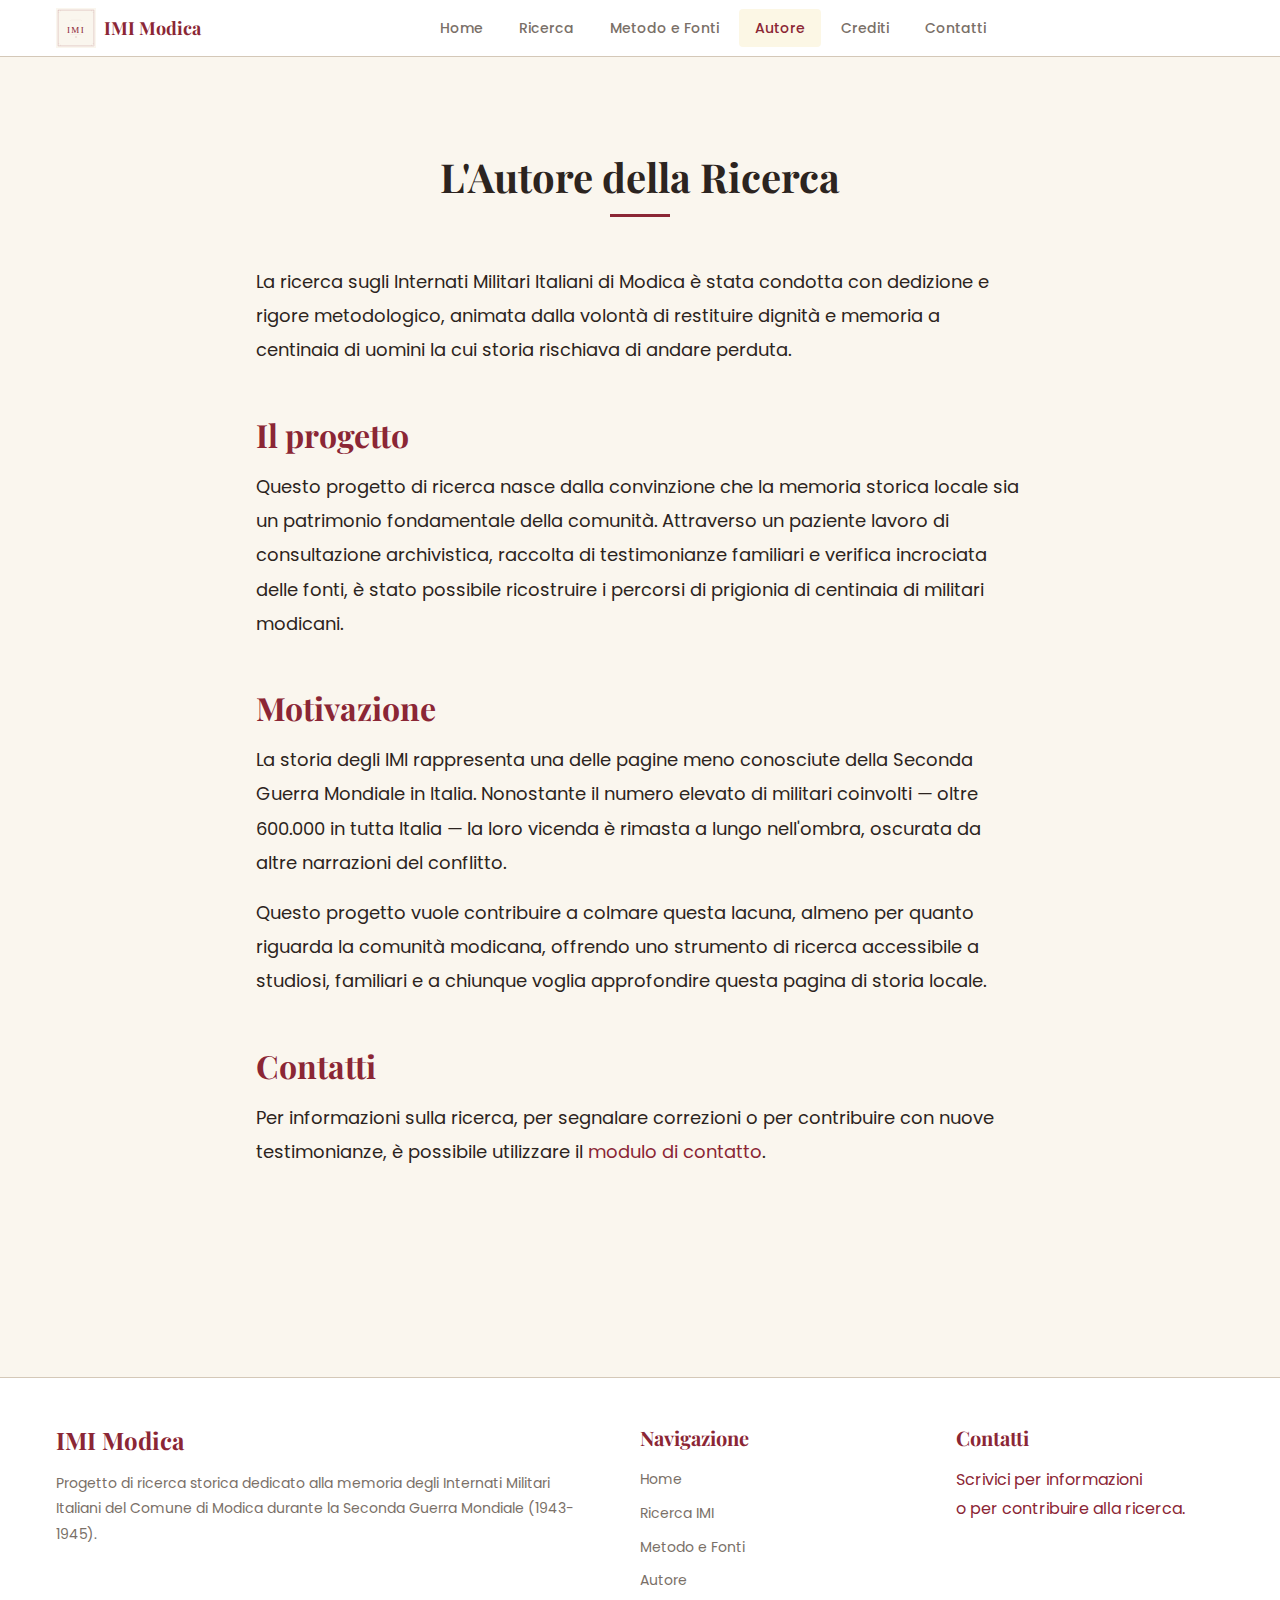
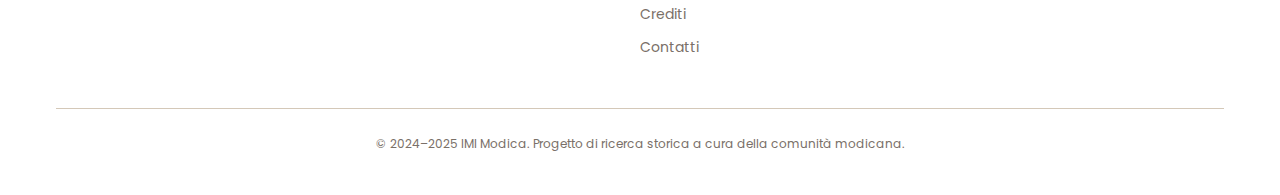
<file: autore.html>
<!DOCTYPE html>
<html lang="it">
<head>
  <meta charset="UTF-8">
  <meta name="viewport" content="width=device-width, initial-scale=1.0">
  <title>Autore — IMI Modica</title>
  <meta name="description" content="Chi ha condotto la ricerca sugli Internati Militari Italiani di Modica.">

  <meta property="og:title" content="Autore — IMI Modica">
  <meta property="og:description" content="Chi ha condotto la ricerca sugli Internati Militari Italiani di Modica.">
  <meta property="og:type" content="article">
  <meta property="og:image" content="https://imimodica.netlify.app/img/og-image.jpg">

  <link rel="icon" href="img/favicon.svg" type="image/svg+xml">

  <link rel="stylesheet" href="css/variables.css">
  <link rel="stylesheet" href="css/reset.css">
  <link rel="stylesheet" href="css/typography.css">
  <link rel="stylesheet" href="css/layout.css">
  <link rel="stylesheet" href="css/components.css">
  <link rel="stylesheet" href="css/pages.css">
</head>
<body>
  <a href="#main-content" class="skip-link">Vai al contenuto principale</a>

  <!-- Header -->
  <header class="site-header" role="banner">
    <div class="header-inner">
      <a href="index.html" class="site-logo" aria-label="IMI Modica - Home">
        <img src="img/logo.svg" alt="" width="40" height="40">
        <span>IMI Modica</span>
      </a>
      <button class="nav-toggle" aria-label="Apri menu" aria-expanded="false" aria-controls="main-nav">
        <span></span><span></span><span></span>
      </button>
      <nav class="main-nav" id="main-nav" role="navigation" aria-label="Navigazione principale">
        <ul>
          <li><a href="index.html">Home</a></li>
          <li><a href="ricerca.html">Ricerca</a></li>
          <li><a href="metodo-e-fonti.html">Metodo e Fonti</a></li>
          <li><a href="autore.html">Autore</a></li>
          <li><a href="crediti.html">Crediti</a></li>
          <li><a href="contatti.html">Contatti</a></li>
        </ul>
      </nav>
      <div class="nav-overlay" aria-hidden="true"></div>
    </div>
  </header>

  <main id="main-content" class="page-main">
    <article class="article-page">
      <h1>L'Autore della Ricerca</h1>

      <p>
        <!-- Questa sezione va personalizzata con le informazioni dell'autore/autrice della ricerca -->
        La ricerca sugli Internati Militari Italiani di Modica è stata condotta con dedizione e rigore
        metodologico, animata dalla volontà di restituire dignità e memoria a centinaia di uomini
        la cui storia rischiava di andare perduta.
      </p>

      <h2>Il progetto</h2>
      <p>
        Questo progetto di ricerca nasce dalla convinzione che la memoria storica locale sia un
        patrimonio fondamentale della comunità. Attraverso un paziente lavoro di consultazione archivistica,
        raccolta di testimonianze familiari e verifica incrociata delle fonti, è stato possibile
        ricostruire i percorsi di prigionia di centinaia di militari modicani.
      </p>

      <h2>Motivazione</h2>
      <p>
        La storia degli IMI rappresenta una delle pagine meno conosciute della Seconda Guerra Mondiale
        in Italia. Nonostante il numero elevato di militari coinvolti — oltre 600.000 in tutta Italia —
        la loro vicenda è rimasta a lungo nell'ombra, oscurata da altre narrazioni del conflitto.
      </p>
      <p>
        Questo progetto vuole contribuire a colmare questa lacuna, almeno per quanto riguarda la
        comunità modicana, offrendo uno strumento di ricerca accessibile a studiosi, familiari e
        a chiunque voglia approfondire questa pagina di storia locale.
      </p>

      <h2>Contatti</h2>
      <p>
        Per informazioni sulla ricerca, per segnalare correzioni o per contribuire con nuove
        testimonianze, è possibile utilizzare il <a href="contatti.html">modulo di contatto</a>.
      </p>
    </article>
  </main>

  <!-- Footer -->
  <footer class="site-footer" role="contentinfo">
    <div class="footer-inner">
      <div class="footer-content">
        <div class="footer-about">
          <h3>IMI Modica</h3>
          <p>
            Progetto di ricerca storica dedicato alla memoria degli Internati Militari Italiani
            del Comune di Modica durante la Seconda Guerra Mondiale (1943-1945).
          </p>
        </div>
        <div class="footer-links">
          <h4>Navigazione</h4>
          <ul>
            <li><a href="index.html">Home</a></li>
            <li><a href="ricerca.html">Ricerca IMI</a></li>
            <li><a href="metodo-e-fonti.html">Metodo e Fonti</a></li>
            <li><a href="autore.html">Autore</a></li>
            <li><a href="crediti.html">Crediti</a></li>
            <li><a href="contatti.html">Contatti</a></li>
          </ul>
        </div>
        <div class="footer-contact">
          <h4>Contatti</h4>
          <p><a href="contatti.html">Scrivici per informazioni<br>o per contribuire alla ricerca.</a></p>
        </div>
      </div>
      <div class="footer-bottom">
        <p>&copy; 2024–2025 IMI Modica. Progetto di ricerca storica a cura della comunità modicana.</p>
      </div>
    </div>
  </footer>

  <script src="js/navigation.js"></script>
</body>
</html>
</file>
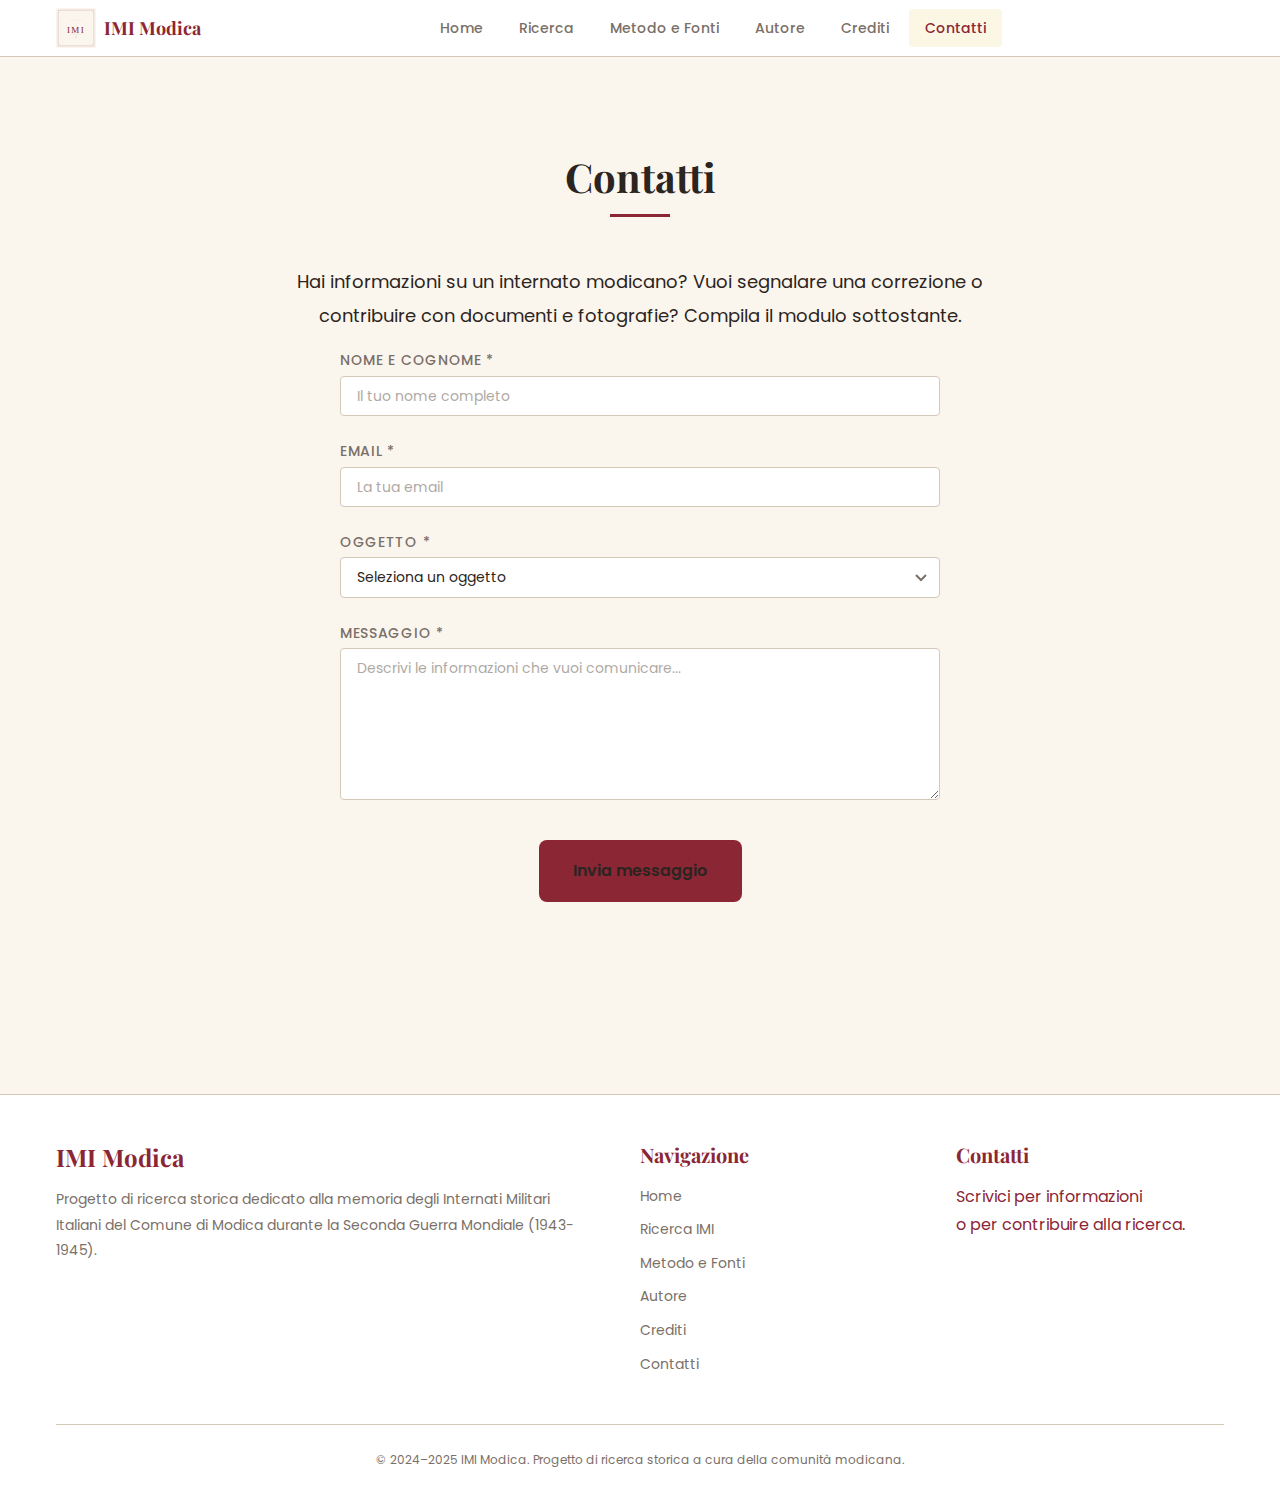
<file: contatti.html>
<!DOCTYPE html>
<html lang="it">
<head>
  <meta charset="UTF-8">
  <meta name="viewport" content="width=device-width, initial-scale=1.0">
  <title>Contatti — IMI Modica</title>
  <meta name="description" content="Contattaci per contribuire alla ricerca sugli IMI di Modica o per segnalare informazioni.">

  <meta property="og:title" content="Contatti — IMI Modica">
  <meta property="og:description" content="Contattaci per contribuire alla ricerca sugli IMI di Modica.">
  <meta property="og:type" content="website">
  <meta property="og:image" content="https://imimodica.netlify.app/img/og-image.jpg">

  <link rel="icon" href="img/favicon.svg" type="image/svg+xml">

  <link rel="stylesheet" href="css/variables.css">
  <link rel="stylesheet" href="css/reset.css">
  <link rel="stylesheet" href="css/typography.css">
  <link rel="stylesheet" href="css/layout.css">
  <link rel="stylesheet" href="css/components.css">
  <link rel="stylesheet" href="css/forms.css">
  <link rel="stylesheet" href="css/pages.css">
</head>
<body>
  <a href="#main-content" class="skip-link">Vai al contenuto principale</a>

  <!-- Header -->
  <header class="site-header" role="banner">
    <div class="header-inner">
      <a href="index.html" class="site-logo" aria-label="IMI Modica - Home">
        <img src="img/logo.svg" alt="" width="40" height="40">
        <span>IMI Modica</span>
      </a>
      <button class="nav-toggle" aria-label="Apri menu" aria-expanded="false" aria-controls="main-nav">
        <span></span><span></span><span></span>
      </button>
      <nav class="main-nav" id="main-nav" role="navigation" aria-label="Navigazione principale">
        <ul>
          <li><a href="index.html">Home</a></li>
          <li><a href="ricerca.html">Ricerca</a></li>
          <li><a href="metodo-e-fonti.html">Metodo e Fonti</a></li>
          <li><a href="autore.html">Autore</a></li>
          <li><a href="crediti.html">Crediti</a></li>
          <li><a href="contatti.html">Contatti</a></li>
        </ul>
      </nav>
      <div class="nav-overlay" aria-hidden="true"></div>
    </div>
  </header>

  <main id="main-content" class="page-main">
    <article class="article-page">
      <h1>Contatti</h1>

      <p class="text-center">
        Hai informazioni su un internato modicano? Vuoi segnalare una correzione o contribuire
        con documenti e fotografie? Compila il modulo sottostante.
      </p>

      <!-- Messaggio successo -->
      <div id="form-success" class="form-success">
        Messaggio inviato con successo! Ti risponderemo il prima possibile.
      </div>

      <!-- Messaggio errore -->
      <div id="form-error" class="form-error">
        Si è verificato un errore nell'invio. Riprova più tardi.
      </div>

      <!-- Form contatti -->
      <form id="contact-form" class="contact-form" action="https://formspree.io/f/xojnnyvn" method="POST">
        <div class="form-group">
          <label for="contact-name" class="form-label">Nome e Cognome *</label>
          <input type="text" id="contact-name" name="name" class="form-control" required
                 placeholder="Il tuo nome completo" autocomplete="name">
        </div>

        <div class="form-group">
          <label for="contact-email" class="form-label">Email *</label>
          <input type="email" id="contact-email" name="email" class="form-control" required
                 placeholder="La tua email" autocomplete="email">
        </div>

        <div class="form-group">
          <label for="contact-subject" class="form-label">Oggetto *</label>
          <select id="contact-subject" name="subject" class="form-control" required>
            <option value="">Seleziona un oggetto</option>
            <option value="Segnalazione informazioni">Segnalazione informazioni su un internato</option>
            <option value="Correzione dati">Correzione di dati esistenti</option>
            <option value="Invio documenti">Invio documenti o fotografie</option>
            <option value="Informazioni progetto">Informazioni sul progetto</option>
            <option value="Altro">Altro</option>
          </select>
        </div>

        <div class="form-group">
          <label for="contact-message" class="form-label">Messaggio *</label>
          <textarea id="contact-message" name="message" class="form-control" required
                    placeholder="Descrivi le informazioni che vuoi comunicare..." rows="6"></textarea>
        </div>

        <!-- Honeypot anti-spam -->
        <input type="text" name="_gotcha" style="display: none" tabindex="-1" autocomplete="off">

        <div class="form-submit">
          <button type="submit" class="btn btn-primary btn-lg" id="btn-submit">Invia messaggio</button>
        </div>
      </form>
    </article>
  </main>

  <!-- Footer -->
  <footer class="site-footer" role="contentinfo">
    <div class="footer-inner">
      <div class="footer-content">
        <div class="footer-about">
          <h3>IMI Modica</h3>
          <p>
            Progetto di ricerca storica dedicato alla memoria degli Internati Militari Italiani
            del Comune di Modica durante la Seconda Guerra Mondiale (1943-1945).
          </p>
        </div>
        <div class="footer-links">
          <h4>Navigazione</h4>
          <ul>
            <li><a href="index.html">Home</a></li>
            <li><a href="ricerca.html">Ricerca IMI</a></li>
            <li><a href="metodo-e-fonti.html">Metodo e Fonti</a></li>
            <li><a href="autore.html">Autore</a></li>
            <li><a href="crediti.html">Crediti</a></li>
            <li><a href="contatti.html">Contatti</a></li>
          </ul>
        </div>
        <div class="footer-contact">
          <h4>Contatti</h4>
          <p><a href="contatti.html">Scrivici per informazioni<br>o per contribuire alla ricerca.</a></p>
        </div>
      </div>
      <div class="footer-bottom">
        <p>&copy; 2024–2025 IMI Modica. Progetto di ricerca storica a cura della comunità modicana.</p>
      </div>
    </div>
  </footer>

  <script src="js/navigation.js"></script>
  <script>
    // Form handler con Formspree
    document.addEventListener('DOMContentLoaded', () => {
      const form = document.getElementById('contact-form');
      const successEl = document.getElementById('form-success');
      const errorEl = document.getElementById('form-error');
      const submitBtn = document.getElementById('btn-submit');

      if (!form) return;

      form.addEventListener('submit', async (e) => {
        e.preventDefault();

        submitBtn.disabled = true;
        submitBtn.textContent = 'Invio in corso...';
        successEl.style.display = 'none';
        errorEl.style.display = 'none';

        try {
          const response = await fetch(form.action, {
            method: 'POST',
            body: new FormData(form),
            headers: { 'Accept': 'application/json' }
          });

          if (response.ok) {
            successEl.style.display = 'block';
            form.reset();
          } else {
            errorEl.style.display = 'block';
          }
        } catch (err) {
          errorEl.style.display = 'block';
        } finally {
          submitBtn.disabled = false;
          submitBtn.textContent = 'Invia messaggio';
        }
      });
    });
  </script>
</body>
</html>
</file>
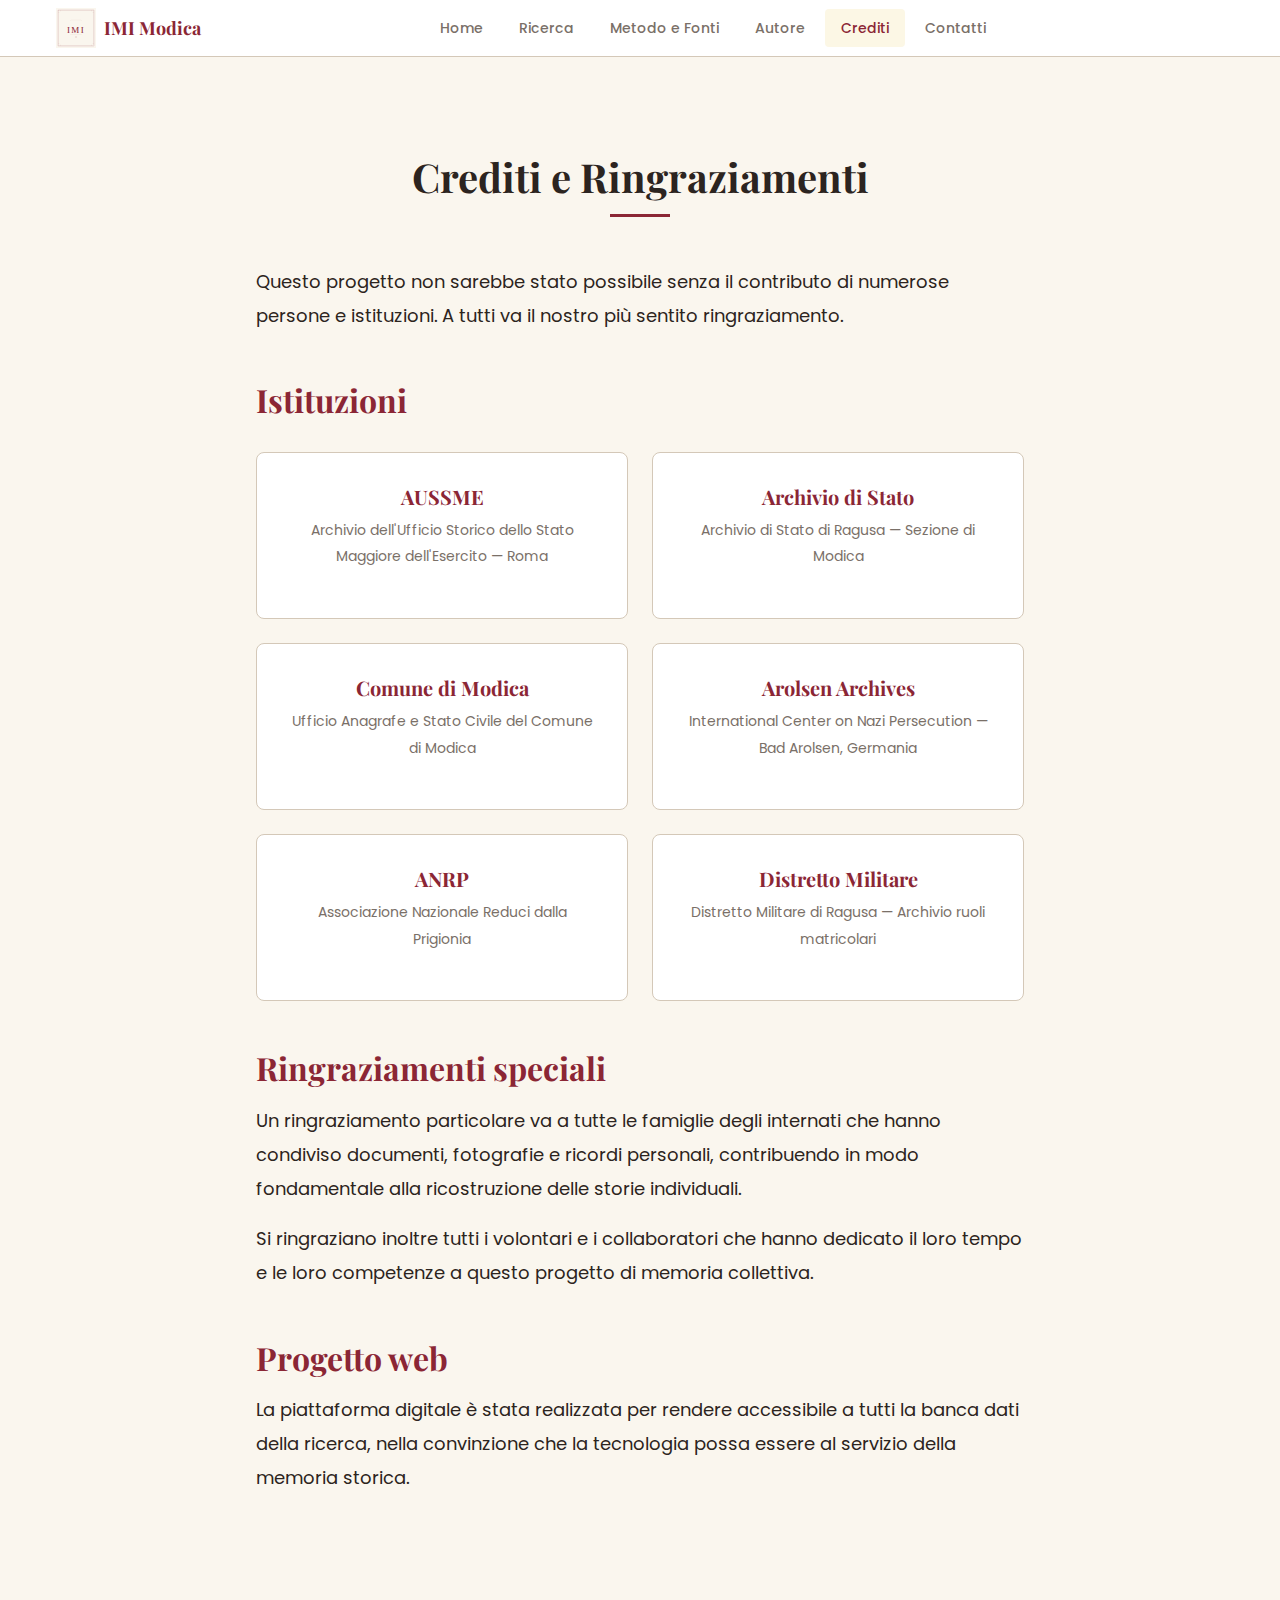
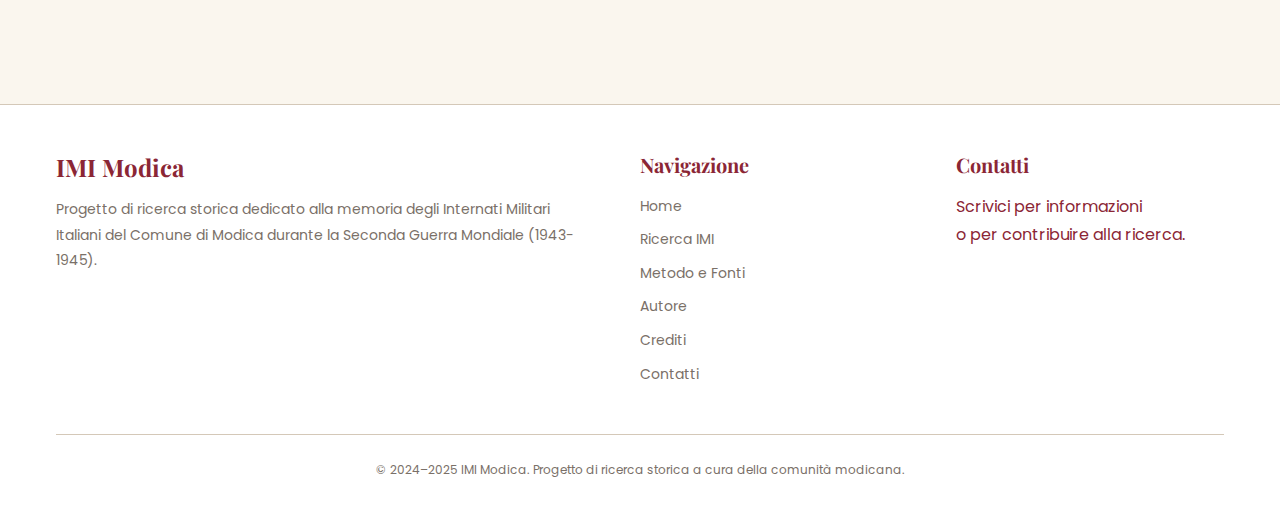
<file: crediti.html>
<!DOCTYPE html>
<html lang="it">
<head>
  <meta charset="UTF-8">
  <meta name="viewport" content="width=device-width, initial-scale=1.0">
  <title>Crediti — IMI Modica</title>
  <meta name="description" content="Collaboratori e istituzioni che hanno contribuito alla ricerca sugli IMI di Modica.">

  <meta property="og:title" content="Crediti — IMI Modica">
  <meta property="og:description" content="Collaboratori e istituzioni che hanno contribuito alla ricerca.">
  <meta property="og:type" content="article">
  <meta property="og:image" content="https://imimodica.netlify.app/img/og-image.jpg">

  <link rel="icon" href="img/favicon.svg" type="image/svg+xml">

  <link rel="stylesheet" href="css/variables.css">
  <link rel="stylesheet" href="css/reset.css">
  <link rel="stylesheet" href="css/typography.css">
  <link rel="stylesheet" href="css/layout.css">
  <link rel="stylesheet" href="css/components.css">
  <link rel="stylesheet" href="css/pages.css">
</head>
<body>
  <a href="#main-content" class="skip-link">Vai al contenuto principale</a>

  <!-- Header -->
  <header class="site-header" role="banner">
    <div class="header-inner">
      <a href="index.html" class="site-logo" aria-label="IMI Modica - Home">
        <img src="img/logo.svg" alt="" width="40" height="40">
        <span>IMI Modica</span>
      </a>
      <button class="nav-toggle" aria-label="Apri menu" aria-expanded="false" aria-controls="main-nav">
        <span></span><span></span><span></span>
      </button>
      <nav class="main-nav" id="main-nav" role="navigation" aria-label="Navigazione principale">
        <ul>
          <li><a href="index.html">Home</a></li>
          <li><a href="ricerca.html">Ricerca</a></li>
          <li><a href="metodo-e-fonti.html">Metodo e Fonti</a></li>
          <li><a href="autore.html">Autore</a></li>
          <li><a href="crediti.html">Crediti</a></li>
          <li><a href="contatti.html">Contatti</a></li>
        </ul>
      </nav>
      <div class="nav-overlay" aria-hidden="true"></div>
    </div>
  </header>

  <main id="main-content" class="page-main">
    <article class="article-page">
      <h1>Crediti e Ringraziamenti</h1>

      <p>
        Questo progetto non sarebbe stato possibile senza il contributo di numerose persone e
        istituzioni. A tutti va il nostro più sentito ringraziamento.
      </p>

      <h2>Istituzioni</h2>
      <div class="credits-grid">
        <div class="card credit-card">
          <h4>AUSSME</h4>
          <p>Archivio dell'Ufficio Storico dello Stato Maggiore dell'Esercito — Roma</p>
        </div>
        <div class="card credit-card">
          <h4>Archivio di Stato</h4>
          <p>Archivio di Stato di Ragusa — Sezione di Modica</p>
        </div>
        <div class="card credit-card">
          <h4>Comune di Modica</h4>
          <p>Ufficio Anagrafe e Stato Civile del Comune di Modica</p>
        </div>
        <div class="card credit-card">
          <h4>Arolsen Archives</h4>
          <p>International Center on Nazi Persecution — Bad Arolsen, Germania</p>
        </div>
        <div class="card credit-card">
          <h4>ANRP</h4>
          <p>Associazione Nazionale Reduci dalla Prigionia</p>
        </div>
        <div class="card credit-card">
          <h4>Distretto Militare</h4>
          <p>Distretto Militare di Ragusa — Archivio ruoli matricolari</p>
        </div>
      </div>

      <h2>Ringraziamenti speciali</h2>
      <p>
        Un ringraziamento particolare va a tutte le famiglie degli internati che hanno condiviso
        documenti, fotografie e ricordi personali, contribuendo in modo fondamentale alla
        ricostruzione delle storie individuali.
      </p>
      <p>
        Si ringraziano inoltre tutti i volontari e i collaboratori che hanno dedicato il loro
        tempo e le loro competenze a questo progetto di memoria collettiva.
      </p>
      <!-- Aggiungere qui nomi specifici di collaboratori -->

      <h2>Progetto web</h2>
      <p>
        La piattaforma digitale è stata realizzata per rendere accessibile a tutti la banca dati
        della ricerca, nella convinzione che la tecnologia possa essere al servizio della memoria storica.
      </p>
    </article>
  </main>

  <!-- Footer -->
  <footer class="site-footer" role="contentinfo">
    <div class="footer-inner">
      <div class="footer-content">
        <div class="footer-about">
          <h3>IMI Modica</h3>
          <p>
            Progetto di ricerca storica dedicato alla memoria degli Internati Militari Italiani
            del Comune di Modica durante la Seconda Guerra Mondiale (1943-1945).
          </p>
        </div>
        <div class="footer-links">
          <h4>Navigazione</h4>
          <ul>
            <li><a href="index.html">Home</a></li>
            <li><a href="ricerca.html">Ricerca IMI</a></li>
            <li><a href="metodo-e-fonti.html">Metodo e Fonti</a></li>
            <li><a href="autore.html">Autore</a></li>
            <li><a href="crediti.html">Crediti</a></li>
            <li><a href="contatti.html">Contatti</a></li>
          </ul>
        </div>
        <div class="footer-contact">
          <h4>Contatti</h4>
          <p><a href="contatti.html">Scrivici per informazioni<br>o per contribuire alla ricerca.</a></p>
        </div>
      </div>
      <div class="footer-bottom">
        <p>&copy; 2024–2025 IMI Modica. Progetto di ricerca storica a cura della comunità modicana.</p>
      </div>
    </div>
  </footer>

  <script src="js/navigation.js"></script>
</body>
</html>
</file>
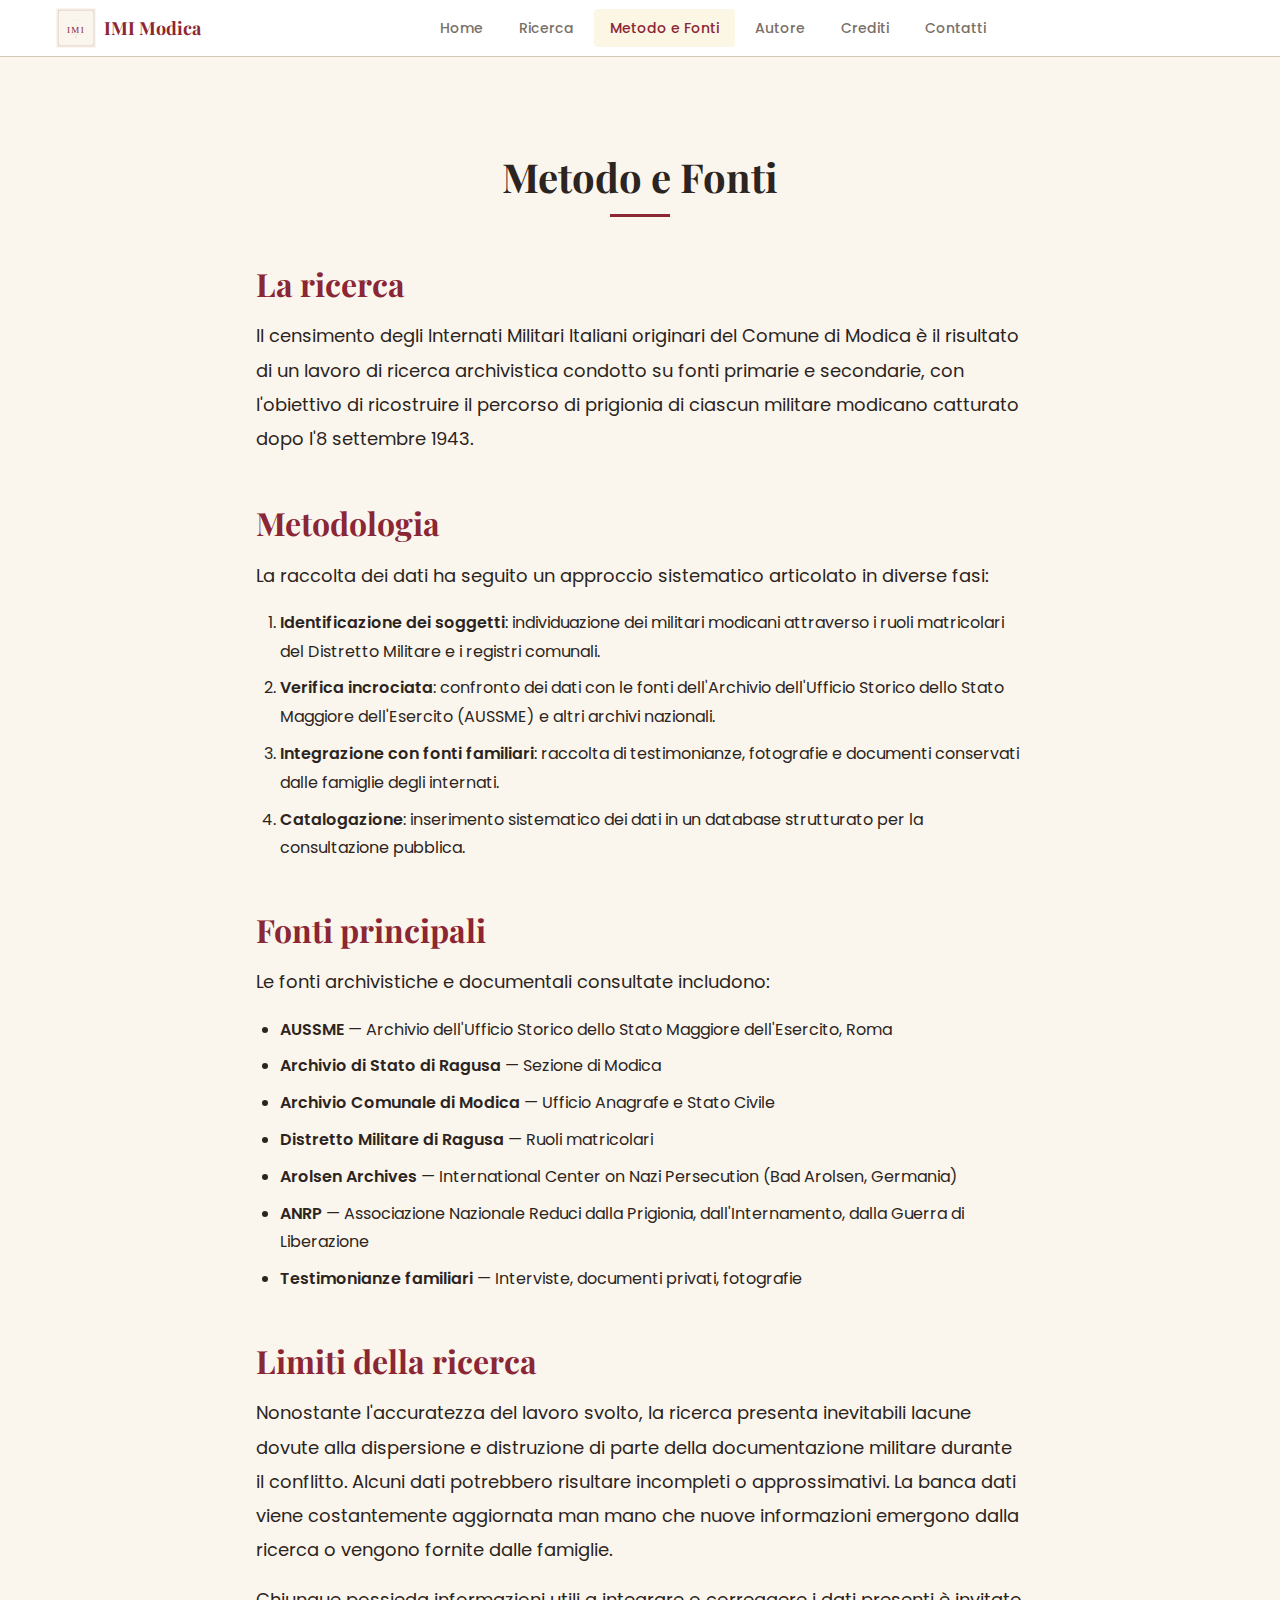
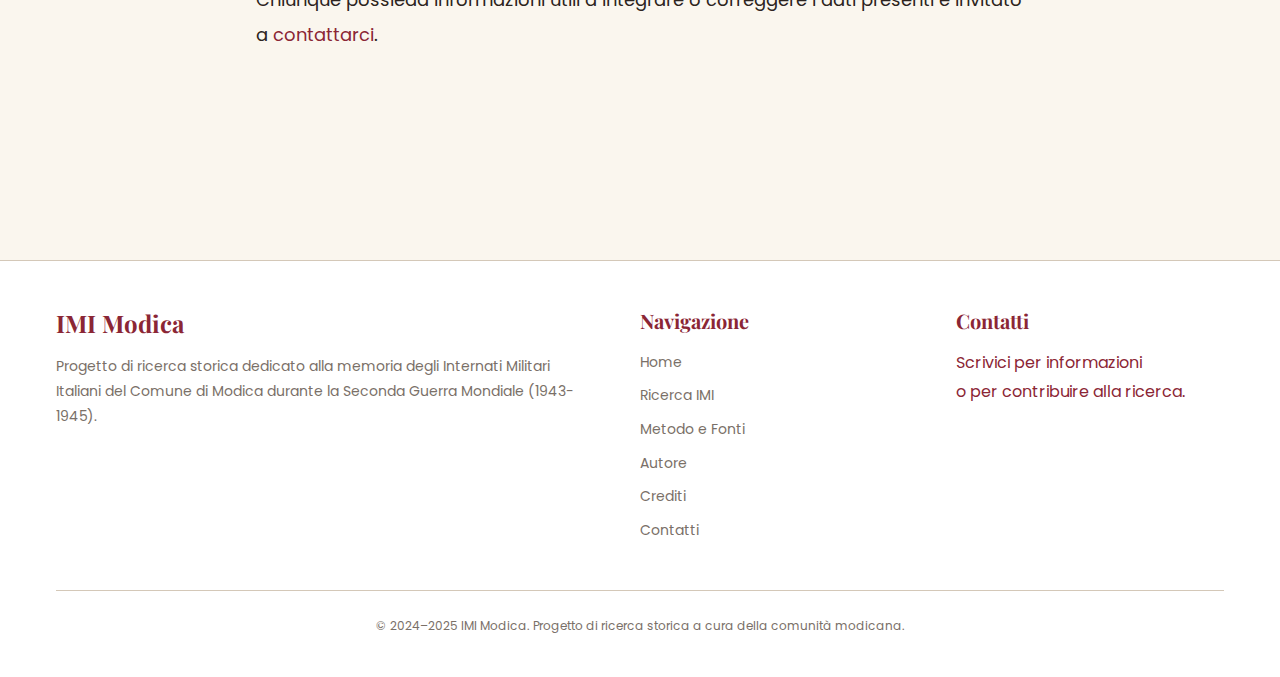
<file: metodo-e-fonti.html>
<!DOCTYPE html>
<html lang="it">
<head>
  <meta charset="UTF-8">
  <meta name="viewport" content="width=device-width, initial-scale=1.0">
  <title>Metodo e Fonti — IMI Modica</title>
  <meta name="description" content="Metodologia di ricerca e fonti archivistiche utilizzate per il censimento degli Internati Militari Italiani di Modica.">

  <meta property="og:title" content="Metodo e Fonti — IMI Modica">
  <meta property="og:description" content="Metodologia di ricerca e fonti archivistiche utilizzate.">
  <meta property="og:type" content="article">
  <meta property="og:image" content="https://imimodica.netlify.app/img/og-image.jpg">

  <link rel="icon" href="img/favicon.svg" type="image/svg+xml">

  <link rel="stylesheet" href="css/variables.css">
  <link rel="stylesheet" href="css/reset.css">
  <link rel="stylesheet" href="css/typography.css">
  <link rel="stylesheet" href="css/layout.css">
  <link rel="stylesheet" href="css/components.css">
  <link rel="stylesheet" href="css/pages.css">
</head>
<body>
  <a href="#main-content" class="skip-link">Vai al contenuto principale</a>

  <!-- Header -->
  <header class="site-header" role="banner">
    <div class="header-inner">
      <a href="index.html" class="site-logo" aria-label="IMI Modica - Home">
        <img src="img/logo.svg" alt="" width="40" height="40">
        <span>IMI Modica</span>
      </a>
      <button class="nav-toggle" aria-label="Apri menu" aria-expanded="false" aria-controls="main-nav">
        <span></span><span></span><span></span>
      </button>
      <nav class="main-nav" id="main-nav" role="navigation" aria-label="Navigazione principale">
        <ul>
          <li><a href="index.html">Home</a></li>
          <li><a href="ricerca.html">Ricerca</a></li>
          <li><a href="metodo-e-fonti.html">Metodo e Fonti</a></li>
          <li><a href="autore.html">Autore</a></li>
          <li><a href="crediti.html">Crediti</a></li>
          <li><a href="contatti.html">Contatti</a></li>
        </ul>
      </nav>
      <div class="nav-overlay" aria-hidden="true"></div>
    </div>
  </header>

  <main id="main-content" class="page-main">
    <article class="article-page">
      <h1>Metodo e Fonti</h1>

      <h2>La ricerca</h2>
      <p>
        Il censimento degli Internati Militari Italiani originari del Comune di Modica è il risultato
        di un lavoro di ricerca archivistica condotto su fonti primarie e secondarie, con l'obiettivo
        di ricostruire il percorso di prigionia di ciascun militare modicano catturato dopo l'8 settembre 1943.
      </p>

      <h2>Metodologia</h2>
      <p>
        La raccolta dei dati ha seguito un approccio sistematico articolato in diverse fasi:
      </p>
      <ol>
        <li><strong>Identificazione dei soggetti</strong>: individuazione dei militari modicani attraverso i ruoli matricolari del Distretto Militare e i registri comunali.</li>
        <li><strong>Verifica incrociata</strong>: confronto dei dati con le fonti dell'Archivio dell'Ufficio Storico dello Stato Maggiore dell'Esercito (AUSSME) e altri archivi nazionali.</li>
        <li><strong>Integrazione con fonti familiari</strong>: raccolta di testimonianze, fotografie e documenti conservati dalle famiglie degli internati.</li>
        <li><strong>Catalogazione</strong>: inserimento sistematico dei dati in un database strutturato per la consultazione pubblica.</li>
      </ol>

      <h2>Fonti principali</h2>
      <p>Le fonti archivistiche e documentali consultate includono:</p>
      <ul>
        <li><strong>AUSSME</strong> — Archivio dell'Ufficio Storico dello Stato Maggiore dell'Esercito, Roma</li>
        <li><strong>Archivio di Stato di Ragusa</strong> — Sezione di Modica</li>
        <li><strong>Archivio Comunale di Modica</strong> — Ufficio Anagrafe e Stato Civile</li>
        <li><strong>Distretto Militare di Ragusa</strong> — Ruoli matricolari</li>
        <li><strong>Arolsen Archives</strong> — International Center on Nazi Persecution (Bad Arolsen, Germania)</li>
        <li><strong>ANRP</strong> — Associazione Nazionale Reduci dalla Prigionia, dall'Internamento, dalla Guerra di Liberazione</li>
        <li><strong>Testimonianze familiari</strong> — Interviste, documenti privati, fotografie</li>
      </ul>

      <h2>Limiti della ricerca</h2>
      <p>
        Nonostante l'accuratezza del lavoro svolto, la ricerca presenta inevitabili lacune dovute alla
        dispersione e distruzione di parte della documentazione militare durante il conflitto. Alcuni
        dati potrebbero risultare incompleti o approssimativi. La banca dati viene costantemente aggiornata
        man mano che nuove informazioni emergono dalla ricerca o vengono fornite dalle famiglie.
      </p>
      <p>
        Chiunque possieda informazioni utili a integrare o correggere i dati presenti è invitato a
        <a href="contatti.html">contattarci</a>.
      </p>
    </article>
  </main>

  <!-- Footer -->
  <footer class="site-footer" role="contentinfo">
    <div class="footer-inner">
      <div class="footer-content">
        <div class="footer-about">
          <h3>IMI Modica</h3>
          <p>
            Progetto di ricerca storica dedicato alla memoria degli Internati Militari Italiani
            del Comune di Modica durante la Seconda Guerra Mondiale (1943-1945).
          </p>
        </div>
        <div class="footer-links">
          <h4>Navigazione</h4>
          <ul>
            <li><a href="index.html">Home</a></li>
            <li><a href="ricerca.html">Ricerca IMI</a></li>
            <li><a href="metodo-e-fonti.html">Metodo e Fonti</a></li>
            <li><a href="autore.html">Autore</a></li>
            <li><a href="crediti.html">Crediti</a></li>
            <li><a href="contatti.html">Contatti</a></li>
          </ul>
        </div>
        <div class="footer-contact">
          <h4>Contatti</h4>
          <p><a href="contatti.html">Scrivici per informazioni<br>o per contribuire alla ricerca.</a></p>
        </div>
      </div>
      <div class="footer-bottom">
        <p>&copy; 2024–2025 IMI Modica. Progetto di ricerca storica a cura della comunità modicana.</p>
      </div>
    </div>
  </footer>

  <script src="js/navigation.js"></script>
</body>
</html>
</file>
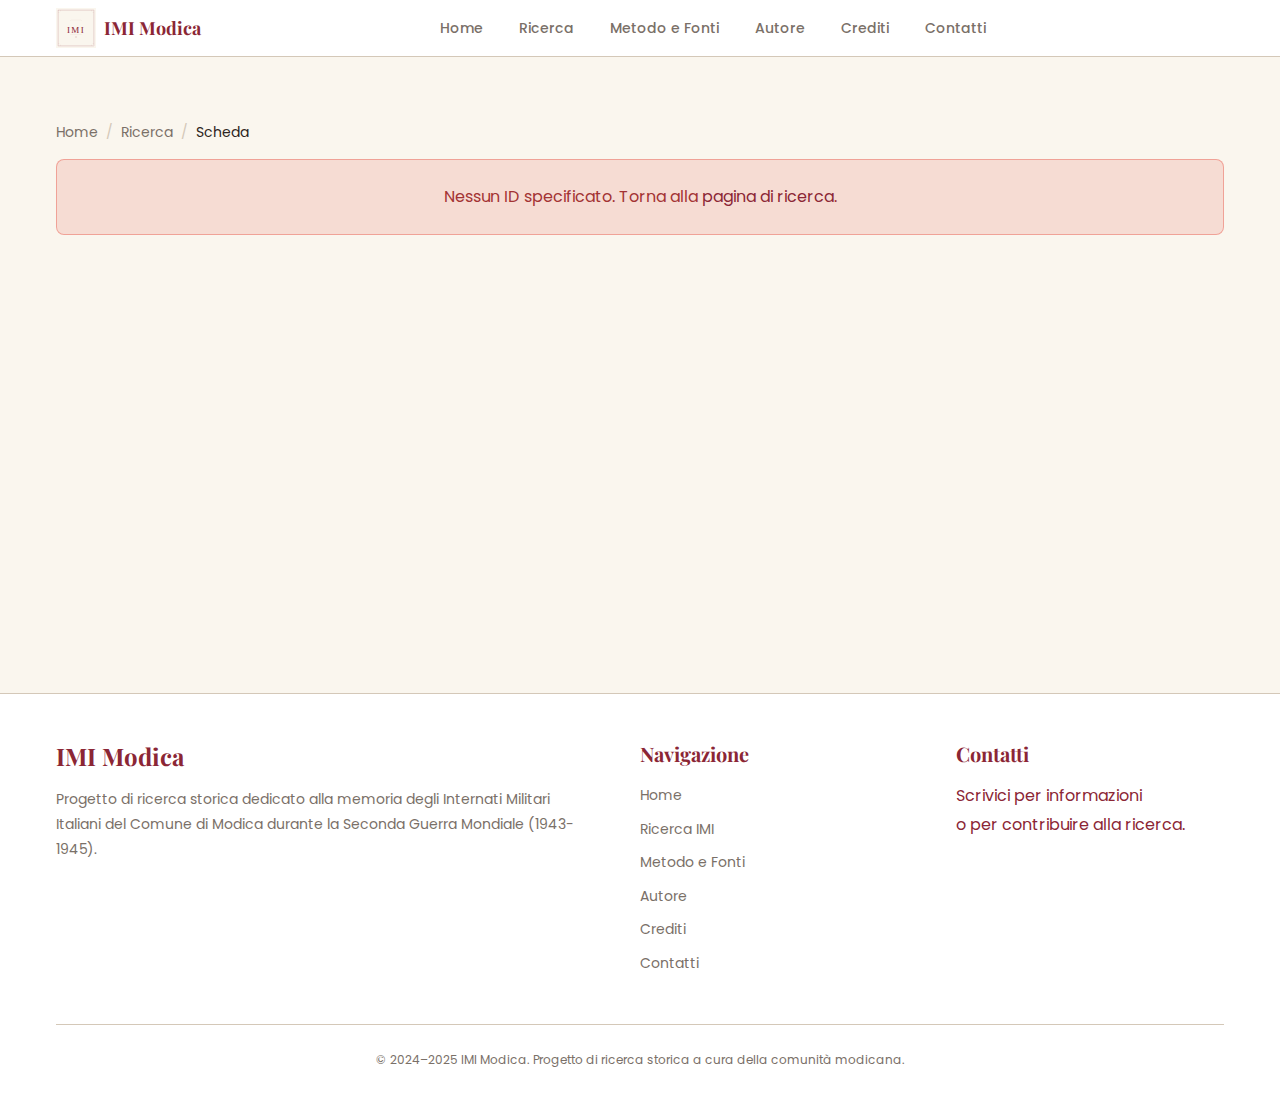
<file: scheda.html>
<!DOCTYPE html>
<html lang="it">
<head>
  <meta charset="UTF-8">
  <meta name="viewport" content="width=device-width, initial-scale=1.0">
  <title>Scheda IMI — IMI Modica</title>
  <meta name="description" content="Scheda individuale di un Internato Militare Italiano di Modica.">

  <!-- Open Graph -->
  <meta property="og:title" content="Scheda IMI — IMI Modica">
  <meta property="og:description" content="Scheda individuale di un Internato Militare Italiano di Modica.">
  <meta property="og:type" content="article">
  <meta property="og:image" content="https://imimodica.netlify.app/img/og-image.jpg">

  <!-- Favicon -->
  <link rel="icon" href="img/favicon.svg" type="image/svg+xml">

  <!-- CSS -->
  <link rel="stylesheet" href="css/variables.css">
  <link rel="stylesheet" href="css/reset.css">
  <link rel="stylesheet" href="css/typography.css">
  <link rel="stylesheet" href="css/layout.css">
  <link rel="stylesheet" href="css/components.css">
  <link rel="stylesheet" href="css/pages.css">
</head>
<body>
  <a href="#main-content" class="skip-link">Vai al contenuto principale</a>

  <!-- Header -->
  <header class="site-header" role="banner">
    <div class="header-inner">
      <a href="index.html" class="site-logo" aria-label="IMI Modica - Home">
        <img src="img/logo.svg" alt="" width="40" height="40">
        <span>IMI Modica</span>
      </a>
      <button class="nav-toggle" aria-label="Apri menu" aria-expanded="false" aria-controls="main-nav">
        <span></span><span></span><span></span>
      </button>
      <nav class="main-nav" id="main-nav" role="navigation" aria-label="Navigazione principale">
        <ul>
          <li><a href="index.html">Home</a></li>
          <li><a href="ricerca.html">Ricerca</a></li>
          <li><a href="metodo-e-fonti.html">Metodo e Fonti</a></li>
          <li><a href="autore.html">Autore</a></li>
          <li><a href="crediti.html">Crediti</a></li>
          <li><a href="contatti.html">Contatti</a></li>
        </ul>
      </nav>
      <div class="nav-overlay" aria-hidden="true"></div>
    </div>
  </header>

  <main id="main-content" class="page-main">
    <div class="container">
      <!-- Breadcrumb -->
      <nav class="breadcrumb" aria-label="Percorso di navigazione">
        <a href="index.html">Home</a>
        <span class="separator" aria-hidden="true">/</span>
        <a href="ricerca.html">Ricerca</a>
        <span class="separator" aria-hidden="true">/</span>
        <span class="current" id="breadcrumb-name">Scheda</span>
      </nav>

      <!-- Loading -->
      <div id="scheda-loading" class="loading">
        <div class="spinner"></div>
        <span>Caricamento scheda...</span>
      </div>

      <!-- Errore -->
      <div id="scheda-error" class="error-message" style="display: none;"></div>

      <!-- Contenuto scheda -->
      <div id="scheda-content" style="display: none;">
        <div class="scheda-layout">
          <!-- Colonna foto -->
          <aside class="scheda-foto">
            <img id="scheda-foto" src="img/placeholder-portrait.svg" alt="Foto internato" loading="lazy">
            <div style="margin-top: var(--space-md); text-align: center;" id="scheda-badge"></div>
          </aside>

          <!-- Colonna dati -->
          <div class="scheda-dati">
            <h1 class="scheda-nome" id="scheda-nome-completo"></h1>
            <p class="scheda-subtitle" id="scheda-subtitle"></p>

            <!-- Dati Anagrafici -->
            <section class="scheda-section" aria-label="Dati anagrafici">
              <div class="card">
                <div class="card-header">
                  <span class="card-icon" aria-hidden="true">&#128100;</span>
                  <h3>Dati Anagrafici</h3>
                </div>
                <div class="card-body">
                  <div class="info-grid">
                    <div class="info-item">
                      <div class="info-label">Data di nascita</div>
                      <div class="info-value" id="campo-data-nascita">—</div>
                    </div>
                    <div class="info-item">
                      <div class="info-label">Luogo di nascita</div>
                      <div class="info-value" id="campo-luogo-nascita">—</div>
                    </div>
                    <div class="info-item">
                      <div class="info-label">Paternità</div>
                      <div class="info-value" id="campo-paternita">—</div>
                    </div>
                    <div class="info-item">
                      <div class="info-label">Maternità</div>
                      <div class="info-value" id="campo-maternita">—</div>
                    </div>
                  </div>
                </div>
              </div>
            </section>

            <!-- Dati Militari -->
            <section class="scheda-section" aria-label="Dati militari">
              <div class="card">
                <div class="card-header">
                  <span class="card-icon" aria-hidden="true">&#9733;</span>
                  <h3>Dati Militari</h3>
                </div>
                <div class="card-body">
                  <div class="info-grid">
                    <div class="info-item">
                      <div class="info-label">Grado</div>
                      <div class="info-value" id="campo-grado">—</div>
                    </div>
                    <div class="info-item">
                      <div class="info-label">Reparto</div>
                      <div class="info-value" id="campo-reparto">—</div>
                    </div>
                    <div class="info-item">
                      <div class="info-label">Distretto militare</div>
                      <div class="info-value" id="campo-distretto">—</div>
                    </div>
                    <div class="info-item">
                      <div class="info-label">Matricola</div>
                      <div class="info-value" id="campo-matricola">—</div>
                    </div>
                  </div>
                </div>
              </div>
            </section>

            <!-- Internamento -->
            <section class="scheda-section" aria-label="Internamento">
              <div class="card">
                <div class="card-header">
                  <span class="card-icon" aria-hidden="true">&#127383;</span>
                  <h3>Internamento</h3>
                </div>
                <div class="card-body">
                  <div class="info-grid">
                    <div class="info-item">
                      <div class="info-label">Campo di internamento</div>
                      <div class="info-value" id="campo-campo">—</div>
                    </div>
                    <div class="info-item">
                      <div class="info-label">Data cattura</div>
                      <div class="info-value" id="campo-data-cattura">—</div>
                    </div>
                    <div class="info-item">
                      <div class="info-label">Luogo cattura</div>
                      <div class="info-value" id="campo-luogo-cattura">—</div>
                    </div>
                    <div class="info-item">
                      <div class="info-label">Data liberazione</div>
                      <div class="info-value" id="campo-data-liberazione">—</div>
                    </div>
                  </div>
                </div>
              </div>
            </section>

            <!-- Esito -->
            <section class="scheda-section" aria-label="Esito">
              <div class="card">
                <div class="card-header">
                  <span class="card-icon" aria-hidden="true">&#128220;</span>
                  <h3>Esito</h3>
                </div>
                <div class="card-body">
                  <div class="info-grid">
                    <div class="info-item">
                      <div class="info-label">Stato</div>
                      <div class="info-value" id="campo-stato">—</div>
                    </div>
                    <div class="info-item">
                      <div class="info-label">Data di morte</div>
                      <div class="info-value" id="campo-data-morte">—</div>
                    </div>
                    <div class="info-item">
                      <div class="info-label">Causa di morte</div>
                      <div class="info-value" id="campo-causa-morte">—</div>
                    </div>
                    <div class="info-item">
                      <div class="info-label">Luogo di sepoltura</div>
                      <div class="info-value" id="campo-luogo-sepoltura">—</div>
                    </div>
                  </div>
                </div>
              </div>
            </section>

            <!-- Decorazioni e Note -->
            <section class="scheda-section" id="sezione-extra" aria-label="Decorazioni e note">
              <div class="card">
                <div class="card-header">
                  <span class="card-icon" aria-hidden="true">&#127942;</span>
                  <h3>Decorazioni e Note</h3>
                </div>
                <div class="card-body">
                  <div class="info-grid">
                    <div class="info-item">
                      <div class="info-label">Decorazioni</div>
                      <div class="info-value" id="campo-decorazioni">—</div>
                    </div>
                    <div class="info-item">
                      <div class="info-label">Note</div>
                      <div class="info-value" id="campo-note">—</div>
                    </div>
                  </div>
                </div>
              </div>
            </section>

            <!-- Fonti -->
            <section class="scheda-section" id="sezione-fonti" aria-label="Fonti archivistiche">
              <div class="card">
                <div class="card-header">
                  <span class="card-icon" aria-hidden="true">&#128218;</span>
                  <h3>Fonti e Riferimenti</h3>
                </div>
                <div class="card-body">
                  <div class="info-grid">
                    <div class="info-item">
                      <div class="info-label">Fonti archivistiche</div>
                      <div class="info-value" id="campo-fonti">—</div>
                    </div>
                    <div class="info-item">
                      <div class="info-label">Riferimenti familiari</div>
                      <div class="info-value" id="campo-riferimenti">—</div>
                    </div>
                  </div>
                </div>
              </div>
            </section>

            <!-- Documenti PDF -->
            <section class="scheda-section" id="sezione-documenti" aria-label="Documenti">
              <div class="card">
                <div class="card-header">
                  <span class="card-icon" aria-hidden="true">&#128196;</span>
                  <h3>Documenti</h3>
                </div>
                <div class="card-body">
                  <div class="doc-list" id="scheda-documenti">
                    <p class="text-muted">Nessun documento disponibile.</p>
                  </div>
                </div>
              </div>
            </section>

            <!-- Navigazione precedente/successivo -->
            <nav class="scheda-nav" aria-label="Navigazione tra schede">
              <a href="#" id="nav-prev" class="btn btn-outline btn-sm">&larr; Precedente</a>
              <a href="ricerca.html" class="btn btn-outline btn-sm">Torna alla ricerca</a>
              <a href="#" id="nav-next" class="btn btn-outline btn-sm">Successivo &rarr;</a>
            </nav>
          </div>
        </div>
      </div>
    </div>
  </main>

  <!-- Footer -->
  <footer class="site-footer" role="contentinfo">
    <div class="footer-inner">
      <div class="footer-content">
        <div class="footer-about">
          <h3>IMI Modica</h3>
          <p>
            Progetto di ricerca storica dedicato alla memoria degli Internati Militari Italiani
            del Comune di Modica durante la Seconda Guerra Mondiale (1943-1945).
          </p>
        </div>
        <div class="footer-links">
          <h4>Navigazione</h4>
          <ul>
            <li><a href="index.html">Home</a></li>
            <li><a href="ricerca.html">Ricerca IMI</a></li>
            <li><a href="metodo-e-fonti.html">Metodo e Fonti</a></li>
            <li><a href="autore.html">Autore</a></li>
            <li><a href="crediti.html">Crediti</a></li>
            <li><a href="contatti.html">Contatti</a></li>
          </ul>
        </div>
        <div class="footer-contact">
          <h4>Contatti</h4>
          <p><a href="contatti.html">Scrivici per informazioni<br>o per contribuire alla ricerca.</a></p>
        </div>
      </div>
      <div class="footer-bottom">
        <p>&copy; 2024–2025 IMI Modica. Progetto di ricerca storica a cura della comunità modicana.</p>
      </div>
    </div>
  </footer>

  <!-- JS -->
  <script src="js/config.js"></script>
  <script src="js/utils.js"></script>
  <script src="js/data-service.js"></script>
  <script src="js/navigation.js"></script>
  <script src="js/scheda.js"></script>
</body>
</html>
</file>
<file: css/variables.css>
/* ============================================
   VARIABLES.CSS - Design Tokens IMI Modica
   ============================================ */

:root {
  /* Colori principali - tema storico-letterario */
  --color-bg: #faf6ee;
  --color-surface: #ffffff;
  --color-surface-hover: #f0ebe0;
  --color-accent: #8b2635;
  --color-accent-hover: #a33045;
  --color-accent-dark: #6e1e2a;
  --color-text: #2c2420;
  --color-text-muted: #7a7068;
  --color-text-dark: #2c2420;
  --color-border: #d4c8b8;
  --color-border-light: #e8e0d4;

  /* Badge esito */
  --color-sopravvissuto: #2d7a4f;
  --color-deceduto: #a33333;
  --color-disperso: #b8860b;

  /* Overlay */
  --color-overlay: rgba(44, 36, 32, 0.82);
  --color-overlay-light: rgba(44, 36, 32, 0.5);

  /* Font */
  --font-heading: 'Playfair Display', Georgia, serif;
  --font-body: 'Poppins', 'Segoe UI', sans-serif;

  /* Dimensioni testo */
  --text-xs: 0.75rem;
  --text-sm: 0.875rem;
  --text-base: 1rem;
  --text-lg: 1.125rem;
  --text-xl: 1.25rem;
  --text-2xl: 1.5rem;
  --text-3xl: 2rem;
  --text-4xl: 2.5rem;
  --text-5xl: 3.5rem;

  /* Spaziatura */
  --space-xs: 0.25rem;
  --space-sm: 0.5rem;
  --space-md: 1rem;
  --space-lg: 1.5rem;
  --space-xl: 2rem;
  --space-2xl: 3rem;
  --space-3xl: 4rem;
  --space-4xl: 6rem;

  /* Breakpoint (solo per riferimento, usati nei media query) */
  --bp-sm: 576px;
  --bp-md: 768px;
  --bp-lg: 992px;
  --bp-xl: 1200px;

  /* Container */
  --container-max: 1200px;
  --container-narrow: 800px;

  /* Border radius */
  --radius-sm: 4px;
  --radius-md: 8px;
  --radius-lg: 12px;
  --radius-full: 50%;

  /* Ombre */
  --shadow-sm: 0 2px 4px rgba(0, 0, 0, 0.08);
  --shadow-md: 0 4px 12px rgba(0, 0, 0, 0.12);
  --shadow-lg: 0 8px 24px rgba(0, 0, 0, 0.16);

  /* Transizioni */
  --transition-fast: 0.15s ease;
  --transition-base: 0.3s ease;
  --transition-slow: 0.5s ease;

  /* Z-index */
  --z-dropdown: 100;
  --z-sticky: 200;
  --z-overlay: 300;
  --z-modal: 400;
  --z-nav: 500;
}
</file>
<file: css/typography.css>
/* ============================================
   TYPOGRAPHY.CSS - Font e stili testo
   ============================================ */

@import url('https://fonts.googleapis.com/css2?family=Playfair+Display:wght@400;600;700;900&family=Poppins:wght@300;400;500;600;700&display=swap');

body {
  font-family: var(--font-body);
  font-size: var(--text-base);
  font-weight: 400;
  color: var(--color-text);
  background-color: var(--color-bg);
}

h1, h2, h3, h4, h5, h6 {
  font-family: var(--font-heading);
  font-weight: 700;
  color: var(--color-text);
}

h1 { font-size: var(--text-4xl); margin-bottom: var(--space-lg); }
h2 { font-size: var(--text-3xl); margin-bottom: var(--space-md); }
h3 { font-size: var(--text-2xl); margin-bottom: var(--space-md); }
h4 { font-size: var(--text-xl); margin-bottom: var(--space-sm); }

p {
  margin-bottom: var(--space-md);
  line-height: 1.8;
}

a {
  color: var(--color-accent);
  transition: color var(--transition-fast);
}

a:hover {
  color: var(--color-accent-hover);
}

strong {
  font-weight: 600;
}

em {
  font-style: italic;
}

small {
  font-size: var(--text-sm);
  color: var(--color-text-muted);
}

blockquote {
  border-left: 3px solid var(--color-accent);
  padding: var(--space-md) var(--space-lg);
  margin: var(--space-lg) 0;
  font-style: italic;
  color: var(--color-text-muted);
  background: var(--color-surface);
  border-radius: 0 var(--radius-md) var(--radius-md) 0;
}

.text-accent { color: var(--color-accent); }
.text-muted  { color: var(--color-text-muted); }
.text-center { text-align: center; }
.text-upper  { text-transform: uppercase; letter-spacing: 0.1em; }

.section-title {
  font-family: var(--font-heading);
  font-size: var(--text-3xl);
  text-align: center;
  margin-bottom: var(--space-2xl);
  position: relative;
  padding-bottom: var(--space-md);
}

.section-title::after {
  content: '';
  position: absolute;
  bottom: 0;
  left: 50%;
  transform: translateX(-50%);
  width: 60px;
  height: 3px;
  background: var(--color-accent);
}

@media (max-width: 768px) {
  h1 { font-size: var(--text-3xl); }
  h2 { font-size: var(--text-2xl); }
  h3 { font-size: var(--text-xl); }
}
</file>
<file: css/layout.css>
/* ============================================
   LAYOUT.CSS - Header, Footer, Nav, Grid, Responsive
   ============================================ */

/* --- Container --- */
.container {
  width: 100%;
  max-width: var(--container-max);
  margin: 0 auto;
  padding: 0 var(--space-md);
}

.container-narrow {
  max-width: var(--container-narrow);
  margin: 0 auto;
  padding: 0 var(--space-md);
}

/* --- Header --- */
.site-header {
  background: var(--color-surface);
  border-bottom: 1px solid var(--color-border);
  position: sticky;
  top: 0;
  z-index: var(--z-nav);
  transition: box-shadow var(--transition-base);
}

.site-header.scrolled {
  box-shadow: var(--shadow-md);
}

.header-inner {
  display: flex;
  align-items: center;
  justify-content: space-between;
  padding: var(--space-sm) var(--space-md);
  max-width: var(--container-max);
  margin: 0 auto;
}

.site-logo {
  display: flex;
  align-items: center;
  gap: var(--space-sm);
  font-family: var(--font-heading);
  font-size: var(--text-lg);
  font-weight: 700;
  color: var(--color-accent);
}

.site-logo img {
  height: 40px;
  width: auto;
}

/* --- Navigation --- */
.main-nav ul {
  display: flex;
  align-items: center;
  gap: var(--space-xs);
}

.main-nav a {
  display: block;
  padding: var(--space-sm) var(--space-md);
  color: var(--color-text-muted);
  font-size: var(--text-sm);
  font-weight: 500;
  border-radius: var(--radius-sm);
  transition: color var(--transition-fast), background var(--transition-fast);
  white-space: nowrap;
}

.main-nav a:hover,
.main-nav a.active {
  color: var(--color-accent);
  background: rgba(230, 181, 1, 0.1);
}

/* Hamburger */
.nav-toggle {
  display: none;
  flex-direction: column;
  gap: 5px;
  padding: var(--space-sm);
  cursor: pointer;
  z-index: calc(var(--z-nav) + 1);
}

.nav-toggle span {
  display: block;
  width: 24px;
  height: 2px;
  background: var(--color-text);
  transition: transform var(--transition-base), opacity var(--transition-fast);
}

.nav-toggle.open span:nth-child(1) {
  transform: rotate(45deg) translate(5px, 5px);
}

.nav-toggle.open span:nth-child(2) {
  opacity: 0;
}

.nav-toggle.open span:nth-child(3) {
  transform: rotate(-45deg) translate(5px, -5px);
}

/* --- Footer --- */
.site-footer {
  background: var(--color-surface);
  border-top: 1px solid var(--color-border);
  padding: var(--space-2xl) 0 var(--space-lg);
  margin-top: var(--space-4xl);
}

.footer-inner {
  max-width: var(--container-max);
  margin: 0 auto;
  padding: 0 var(--space-md);
}

.footer-content {
  display: grid;
  grid-template-columns: 2fr 1fr 1fr;
  gap: var(--space-2xl);
  margin-bottom: var(--space-2xl);
}

.footer-about h3,
.footer-links h4,
.footer-contact h4 {
  color: var(--color-accent);
  margin-bottom: var(--space-md);
}

.footer-about p {
  color: var(--color-text-muted);
  font-size: var(--text-sm);
  line-height: 1.8;
}

.footer-links ul {
  display: flex;
  flex-direction: column;
  gap: var(--space-sm);
}

.footer-links a {
  color: var(--color-text-muted);
  font-size: var(--text-sm);
  transition: color var(--transition-fast);
}

.footer-links a:hover {
  color: var(--color-accent);
}

.footer-bottom {
  border-top: 1px solid var(--color-border);
  padding-top: var(--space-lg);
  text-align: center;
  color: var(--color-text-muted);
  font-size: var(--text-xs);
}

/* --- Main content --- */
.page-main {
  min-height: 60vh;
  padding: var(--space-2xl) 0;
}

/* --- Grid helpers --- */
.grid-2 {
  display: grid;
  grid-template-columns: 1fr 1fr;
  gap: var(--space-xl);
}

.grid-3 {
  display: grid;
  grid-template-columns: repeat(3, 1fr);
  gap: var(--space-xl);
}

.grid-4 {
  display: grid;
  grid-template-columns: repeat(4, 1fr);
  gap: var(--space-xl);
}

/* --- Responsive --- */
@media (max-width: 992px) {
  .footer-content {
    grid-template-columns: 1fr 1fr;
  }

  .grid-4 {
    grid-template-columns: repeat(2, 1fr);
  }

  .grid-3 {
    grid-template-columns: repeat(2, 1fr);
  }
}

@media (max-width: 768px) {
  /* Mobile nav */
  .nav-toggle {
    display: flex;
  }

  .main-nav {
    position: fixed;
    top: 0;
    right: -100%;
    width: 280px;
    height: 100vh;
    background: var(--color-surface);
    border-left: 1px solid var(--color-border);
    padding: var(--space-4xl) var(--space-lg) var(--space-lg);
    transition: right var(--transition-base);
    z-index: var(--z-nav);
    overflow-y: auto;
  }

  .main-nav.open {
    right: 0;
  }

  .main-nav ul {
    flex-direction: column;
    align-items: stretch;
    gap: var(--space-xs);
  }

  .main-nav a {
    font-size: var(--text-base);
    padding: var(--space-md);
  }

  .nav-overlay {
    display: none;
    position: fixed;
    inset: 0;
    background: rgba(0, 0, 0, 0.5);
    z-index: calc(var(--z-nav) - 1);
  }

  .nav-overlay.open {
    display: block;
  }

  /* Footer */
  .footer-content {
    grid-template-columns: 1fr;
    gap: var(--space-xl);
  }

  /* Grids */
  .grid-2,
  .grid-3,
  .grid-4 {
    grid-template-columns: 1fr;
  }
}

@media (max-width: 576px) {
  .container,
  .container-narrow {
    padding: 0 var(--space-sm);
  }

  .header-inner {
    padding: var(--space-sm);
  }

  .site-logo {
    font-size: var(--text-base);
  }

  .site-logo img {
    height: 32px;
  }
}
</file>
<file: css/components.css>
/* ============================================
   COMPONENTS.CSS - Bottoni, Card, Badge, Hero, Breadcrumb
   ============================================ */

/* --- Bottoni --- */
.btn {
  display: inline-flex;
  align-items: center;
  gap: var(--space-sm);
  padding: var(--space-sm) var(--space-lg);
  font-family: var(--font-body);
  font-size: var(--text-sm);
  font-weight: 600;
  border-radius: var(--radius-md);
  transition: all var(--transition-fast);
  cursor: pointer;
  text-decoration: none;
  border: 2px solid transparent;
}

.btn-primary {
  background: var(--color-accent);
  color: var(--color-text-dark);
}

.btn-primary:hover {
  background: var(--color-accent-hover);
  color: var(--color-text-dark);
  transform: translateY(-1px);
  box-shadow: var(--shadow-md);
}

.btn-outline {
  border-color: var(--color-accent);
  color: var(--color-accent);
  background: transparent;
}

.btn-outline:hover {
  background: var(--color-accent);
  color: var(--color-text-dark);
}

.btn-sm {
  padding: var(--space-xs) var(--space-md);
  font-size: var(--text-xs);
}

.btn-lg {
  padding: var(--space-md) var(--space-xl);
  font-size: var(--text-base);
}

/* --- Card --- */
.card {
  background: var(--color-surface);
  border: 1px solid var(--color-border);
  border-radius: var(--radius-md);
  padding: var(--space-xl);
  transition: transform var(--transition-fast), box-shadow var(--transition-fast);
}

.card:hover {
  transform: translateY(-2px);
  box-shadow: var(--shadow-md);
}

.card-header {
  display: flex;
  align-items: center;
  gap: var(--space-md);
  margin-bottom: var(--space-md);
  padding-bottom: var(--space-md);
  border-bottom: 1px solid var(--color-border);
}

.card-header h3,
.card-header h4 {
  margin-bottom: 0;
  color: var(--color-accent);
}

.card-icon {
  font-size: var(--text-2xl);
  line-height: 1;
}

.card-body p:last-child {
  margin-bottom: 0;
}

/* --- Badge --- */
.badge {
  display: inline-block;
  padding: var(--space-xs) var(--space-md);
  font-size: var(--text-xs);
  font-weight: 600;
  text-transform: uppercase;
  letter-spacing: 0.05em;
  border-radius: var(--radius-sm);
}

.badge-sopravvissuto {
  background: rgba(46, 204, 113, 0.2);
  color: var(--color-sopravvissuto);
  border: 1px solid rgba(46, 204, 113, 0.4);
}

.badge-deceduto {
  background: rgba(231, 76, 60, 0.2);
  color: var(--color-deceduto);
  border: 1px solid rgba(231, 76, 60, 0.4);
}

.badge-disperso {
  background: rgba(241, 196, 15, 0.2);
  color: var(--color-disperso);
  border: 1px solid rgba(241, 196, 15, 0.4);
}

/* --- Hero --- */
.hero {
  position: relative;
  min-height: 70vh;
  display: flex;
  align-items: center;
  justify-content: center;
  text-align: center;
  background:
    radial-gradient(ellipse at 20% 50%, rgba(230, 181, 1, 0.08) 0%, transparent 50%),
    radial-gradient(ellipse at 80% 50%, rgba(230, 181, 1, 0.05) 0%, transparent 50%),
    linear-gradient(180deg, #12122a 0%, #1a1a2e 40%, #222244 100%);
  background-size: cover;
  background-position: center;
  background-repeat: no-repeat;
  overflow: hidden;
}

.hero::before {
  content: '';
  position: absolute;
  inset: 0;
  background: url('data:image/svg+xml,\
    <svg xmlns="http://www.w3.org/2000/svg" width="200" height="200">\
      <line x1="0" y1="0" x2="200" y2="200" stroke="%23333366" stroke-width="0.5" opacity="0.3"/>\
      <line x1="200" y1="0" x2="0" y2="200" stroke="%23333366" stroke-width="0.5" opacity="0.3"/>\
    </svg>');
  background-size: 200px 200px;
  z-index: 1;
}

.hero-content {
  position: relative;
  z-index: 2;
  max-width: 800px;
  padding: var(--space-2xl) var(--space-md);
}

.hero-title {
  font-family: var(--font-heading);
  font-size: var(--text-5xl);
  font-weight: 900;
  color: var(--color-text);
  margin-bottom: var(--space-md);
  line-height: 1.1;
}

.hero-subtitle {
  font-size: var(--text-xl);
  color: var(--color-accent);
  font-weight: 300;
  margin-bottom: var(--space-xl);
  letter-spacing: 0.05em;
}

.hero-cta {
  margin-top: var(--space-lg);
}

@media (max-width: 768px) {
  .hero {
    min-height: 50vh;
  }

  .hero-title {
    font-size: var(--text-3xl);
  }

  .hero-subtitle {
    font-size: var(--text-base);
  }
}

/* --- Breadcrumb --- */
.breadcrumb {
  display: flex;
  align-items: center;
  gap: var(--space-sm);
  padding: var(--space-md) 0;
  font-size: var(--text-sm);
  color: var(--color-text-muted);
}

.breadcrumb a {
  color: var(--color-text-muted);
}

.breadcrumb a:hover {
  color: var(--color-accent);
}

.breadcrumb .separator {
  color: var(--color-border);
}

.breadcrumb .current {
  color: var(--color-text);
}

/* --- Statistiche --- */
.stats-bar {
  background: var(--color-surface);
  border-top: 1px solid var(--color-border);
  border-bottom: 1px solid var(--color-border);
  padding: var(--space-2xl) 0;
}

.stats-grid {
  display: grid;
  grid-template-columns: repeat(4, 1fr);
  gap: var(--space-xl);
  max-width: var(--container-max);
  margin: 0 auto;
  padding: 0 var(--space-md);
  text-align: center;
}

.stat-item {
  padding: var(--space-md);
}

.stat-number {
  font-family: var(--font-heading);
  font-size: var(--text-4xl);
  font-weight: 700;
  color: var(--color-accent);
  line-height: 1;
  margin-bottom: var(--space-sm);
}

.stat-label {
  font-size: var(--text-sm);
  color: var(--color-text-muted);
  text-transform: uppercase;
  letter-spacing: 0.1em;
}

@media (max-width: 768px) {
  .stats-grid {
    grid-template-columns: repeat(2, 1fr);
    gap: var(--space-md);
  }

  .stat-number {
    font-size: var(--text-3xl);
  }
}

@media (max-width: 576px) {
  .stats-grid {
    grid-template-columns: 1fr 1fr;
  }
}

/* --- Sezione --- */
.section {
  padding: var(--space-3xl) 0;
}

.section-alt {
  background: var(--color-surface);
}

/* --- Loading spinner --- */
.loading {
  display: flex;
  flex-direction: column;
  align-items: center;
  justify-content: center;
  padding: var(--space-3xl);
  color: var(--color-text-muted);
  gap: var(--space-md);
}

.spinner {
  width: 40px;
  height: 40px;
  border: 3px solid var(--color-border);
  border-top-color: var(--color-accent);
  border-radius: var(--radius-full);
  animation: spin 0.8s linear infinite;
}

@keyframes spin {
  to { transform: rotate(360deg); }
}

/* --- Error message --- */
.error-message {
  background: rgba(231, 76, 60, 0.15);
  border: 1px solid rgba(231, 76, 60, 0.4);
  color: var(--color-deceduto);
  padding: var(--space-lg);
  border-radius: var(--radius-md);
  text-align: center;
}

/* --- Skip link (accessibilita') --- */
.skip-link {
  position: absolute;
  top: -100%;
  left: var(--space-md);
  background: var(--color-accent);
  color: var(--color-text-dark);
  padding: var(--space-sm) var(--space-md);
  border-radius: var(--radius-sm);
  z-index: 9999;
  font-weight: 600;
}

.skip-link:focus {
  top: var(--space-md);
}
</file>
<file: css/pages.css>
/* ============================================
   PAGES.CSS - Override specifici per pagina + print
   ============================================ */

/* --- Home: sezione introduttiva --- */
.intro-section {
  display: grid;
  grid-template-columns: 1fr 1fr;
  gap: var(--space-2xl);
  align-items: center;
}

.intro-text {
  font-size: var(--text-lg);
  line-height: 1.9;
}

.intro-image {
  border-radius: var(--radius-md);
  overflow: hidden;
  border: 2px solid var(--color-border);
}

.intro-image img {
  width: 100%;
  height: 100%;
  object-fit: cover;
}

/* Home: CTA finale */
.cta-section {
  text-align: center;
  padding: var(--space-3xl) var(--space-md);
  background: var(--color-surface);
  border-radius: var(--radius-lg);
  border: 1px solid var(--color-border);
}

.cta-section h2 {
  color: var(--color-accent);
  margin-bottom: var(--space-md);
}

.cta-section p {
  color: var(--color-text-muted);
  max-width: 600px;
  margin: 0 auto var(--space-xl);
}

/* --- Scheda individuale --- */
.scheda-layout {
  display: grid;
  grid-template-columns: 300px 1fr;
  gap: var(--space-2xl);
  align-items: start;
}

.scheda-foto {
  position: sticky;
  top: calc(60px + var(--space-xl));
}

.scheda-foto img {
  width: 100%;
  border-radius: var(--radius-md);
  border: 2px solid var(--color-border);
}

.scheda-nome {
  font-size: var(--text-4xl);
  color: var(--color-text);
  margin-bottom: var(--space-xs);
}

.scheda-subtitle {
  color: var(--color-text-muted);
  font-size: var(--text-lg);
  margin-bottom: var(--space-xl);
}

.scheda-section {
  margin-bottom: var(--space-xl);
}

.scheda-section .card {
  margin-bottom: 0;
}

.info-grid {
  display: grid;
  grid-template-columns: 1fr 1fr;
  gap: var(--space-md) var(--space-xl);
}

.info-item {
  padding: var(--space-sm) 0;
}

.info-label {
  font-size: var(--text-xs);
  text-transform: uppercase;
  letter-spacing: 0.1em;
  color: var(--color-text-muted);
  margin-bottom: var(--space-xs);
}

.info-value {
  font-size: var(--text-base);
  color: var(--color-text);
}

/* Navigazione scheda */
.scheda-nav {
  display: flex;
  justify-content: space-between;
  align-items: center;
  margin-top: var(--space-2xl);
  padding-top: var(--space-xl);
  border-top: 1px solid var(--color-border);
}

.scheda-nav a {
  display: inline-flex;
  align-items: center;
  gap: var(--space-sm);
}

/* Documenti PDF */
.doc-list {
  display: flex;
  flex-direction: column;
  gap: var(--space-sm);
}

.doc-link {
  display: inline-flex;
  align-items: center;
  gap: var(--space-sm);
  padding: var(--space-sm) var(--space-md);
  background: var(--color-bg);
  border: 1px solid var(--color-border);
  border-radius: var(--radius-sm);
  transition: all var(--transition-fast);
  font-size: var(--text-sm);
}

.doc-link:hover {
  border-color: var(--color-accent);
  background: var(--color-surface-hover);
}

/* --- Pagine statiche (metodo, autore, crediti) --- */
.article-page {
  max-width: var(--container-narrow);
  margin: 0 auto;
  padding: var(--space-2xl) var(--space-md);
}

.article-page h1 {
  text-align: center;
  margin-bottom: var(--space-2xl);
  position: relative;
  padding-bottom: var(--space-md);
}

.article-page h1::after {
  content: '';
  position: absolute;
  bottom: 0;
  left: 50%;
  transform: translateX(-50%);
  width: 60px;
  height: 3px;
  background: var(--color-accent);
}

.article-page h2 {
  color: var(--color-accent);
  margin-top: var(--space-2xl);
}

.article-page p {
  font-size: var(--text-lg);
  line-height: 1.9;
  color: var(--color-text);
}

.article-page ul,
.article-page ol {
  padding-left: var(--space-lg);
  margin-bottom: var(--space-md);
}

.article-page li {
  margin-bottom: var(--space-sm);
  line-height: 1.8;
  color: var(--color-text);
  list-style: disc;
}

.article-page ol li {
  list-style: decimal;
}

/* --- Crediti: griglia collaboratori --- */
.credits-grid {
  display: grid;
  grid-template-columns: repeat(auto-fit, minmax(280px, 1fr));
  gap: var(--space-lg);
  margin-top: var(--space-xl);
}

.credit-card {
  text-align: center;
  padding: var(--space-xl);
}

.credit-card h4 {
  color: var(--color-accent);
}

.credit-card p {
  font-size: var(--text-sm);
  color: var(--color-text-muted);
}

/* --- Responsive pagine --- */
@media (max-width: 768px) {
  .intro-section {
    grid-template-columns: 1fr;
  }

  .intro-image {
    max-height: 300px;
  }

  .scheda-layout {
    grid-template-columns: 1fr;
  }

  .scheda-foto {
    position: static;
    max-width: 250px;
    margin: 0 auto;
  }

  .info-grid {
    grid-template-columns: 1fr;
  }

  .scheda-nav {
    flex-direction: column;
    gap: var(--space-md);
  }
}

/* --- Stili stampa --- */
@media print {
  body {
    background: white;
    color: black;
    font-size: 12pt;
  }

  .site-header,
  .site-footer,
  .nav-toggle,
  .nav-overlay,
  .filters-panel,
  .scheda-nav,
  .btn,
  .skip-link {
    display: none !important;
  }

  .hero {
    min-height: auto;
    padding: 20pt 0;
    background: none;
  }

  .hero::before {
    display: none;
  }

  .hero-title {
    color: black;
    font-size: 24pt;
  }

  .hero-subtitle {
    color: #555;
  }

  .card {
    border: 1px solid #ccc;
    break-inside: avoid;
  }

  .badge {
    border: 1px solid currentColor;
  }

  a {
    color: black;
    text-decoration: underline;
  }

  .scheda-layout {
    grid-template-columns: 200px 1fr;
  }

  .scheda-foto {
    position: static;
  }
}
</file>
<file: css/forms.css>
/* ============================================
   FORMS.CSS - Filtri ricerca e form contatti
   ============================================ */

/* --- Input e Select generici --- */
.form-group {
  margin-bottom: var(--space-md);
}

.form-label {
  display: block;
  font-size: var(--text-sm);
  font-weight: 500;
  color: var(--color-text-muted);
  margin-bottom: var(--space-xs);
  text-transform: uppercase;
  letter-spacing: 0.05em;
}

.form-control {
  width: 100%;
  padding: var(--space-sm) var(--space-md);
  background: #ffffff;
  color: var(--color-text);
  border: 1px solid var(--color-border);
  border-radius: var(--radius-sm);
  font-size: var(--text-sm);
  transition: border-color var(--transition-fast), box-shadow var(--transition-fast);
}

.form-control:focus {
  outline: none;
  border-color: var(--color-accent);
  box-shadow: 0 0 0 3px rgba(139, 38, 53, 0.12);
}

.form-control::placeholder {
  color: var(--color-text-muted);
  opacity: 0.6;
}

select.form-control {
  appearance: none;
  background-image: url("data:image/svg+xml,%3Csvg xmlns='http://www.w3.org/2000/svg' width='12' height='8'%3E%3Cpath d='M1 1l5 5 5-5' stroke='%237a7068' stroke-width='2' fill='none'/%3E%3C/svg%3E");
  background-repeat: no-repeat;
  background-position: right 12px center;
  padding-right: 36px;
  cursor: pointer;
}

textarea.form-control {
  resize: vertical;
  min-height: 120px;
}

/* --- Pannello filtri ricerca --- */
.filters-panel {
  background: var(--color-surface);
  border: 1px solid var(--color-border);
  border-radius: var(--radius-md);
  padding: var(--space-lg);
  margin-bottom: var(--space-xl);
}

.filters-header {
  display: flex;
  align-items: center;
  justify-content: space-between;
  margin-bottom: var(--space-md);
  cursor: pointer;
}

.filters-header h3 {
  margin-bottom: 0;
  font-size: var(--text-lg);
  color: var(--color-accent);
}

.filters-toggle {
  display: none;
  color: var(--color-text-muted);
  font-size: var(--text-sm);
  transition: transform var(--transition-fast);
}

.filters-toggle.collapsed {
  transform: rotate(180deg);
}

.filters-grid {
  display: grid;
  grid-template-columns: repeat(auto-fit, minmax(200px, 1fr));
  gap: var(--space-md);
}

.filters-actions {
  display: flex;
  gap: var(--space-md);
  margin-top: var(--space-md);
  padding-top: var(--space-md);
  border-top: 1px solid var(--color-border);
}

.filters-count {
  font-size: var(--text-sm);
  color: var(--color-text-muted);
  margin-left: auto;
  align-self: center;
}

/* --- Form contatti --- */
.contact-form {
  max-width: 600px;
  margin: 0 auto;
}

.contact-form .form-group {
  margin-bottom: var(--space-lg);
}

.form-submit {
  text-align: center;
  margin-top: var(--space-xl);
}

.form-success {
  background: rgba(46, 204, 113, 0.15);
  border: 1px solid rgba(46, 204, 113, 0.4);
  color: var(--color-sopravvissuto);
  padding: var(--space-lg);
  border-radius: var(--radius-md);
  text-align: center;
  display: none;
}

.form-error {
  background: rgba(231, 76, 60, 0.15);
  border: 1px solid rgba(231, 76, 60, 0.4);
  color: var(--color-deceduto);
  padding: var(--space-lg);
  border-radius: var(--radius-md);
  text-align: center;
  display: none;
}

/* --- Responsive filtri --- */
@media (max-width: 768px) {
  .filters-toggle {
    display: block;
  }

  .filters-body {
    overflow: hidden;
    transition: max-height var(--transition-base);
  }

  .filters-body.collapsed {
    max-height: 0;
    overflow: hidden;
  }

  .filters-grid {
    grid-template-columns: 1fr;
  }

  .filters-actions {
    flex-direction: column;
  }
}
</file>
